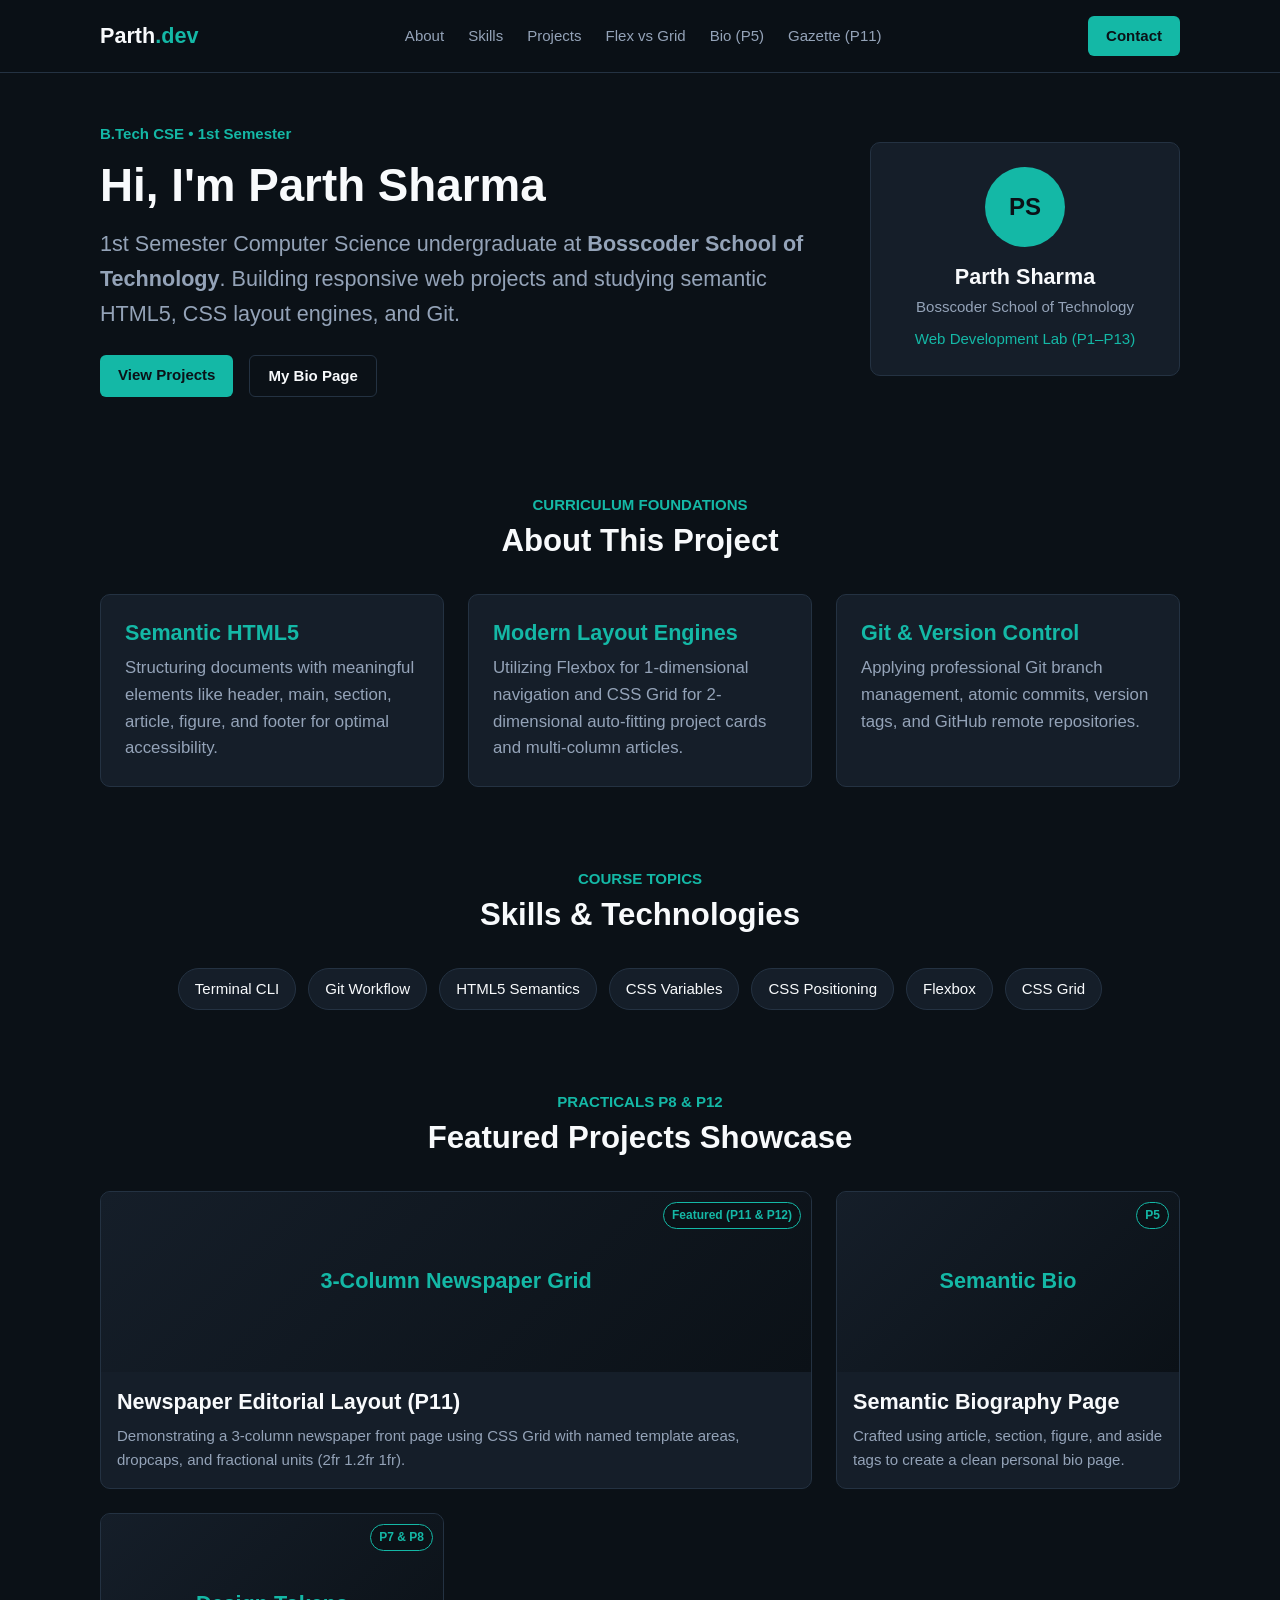
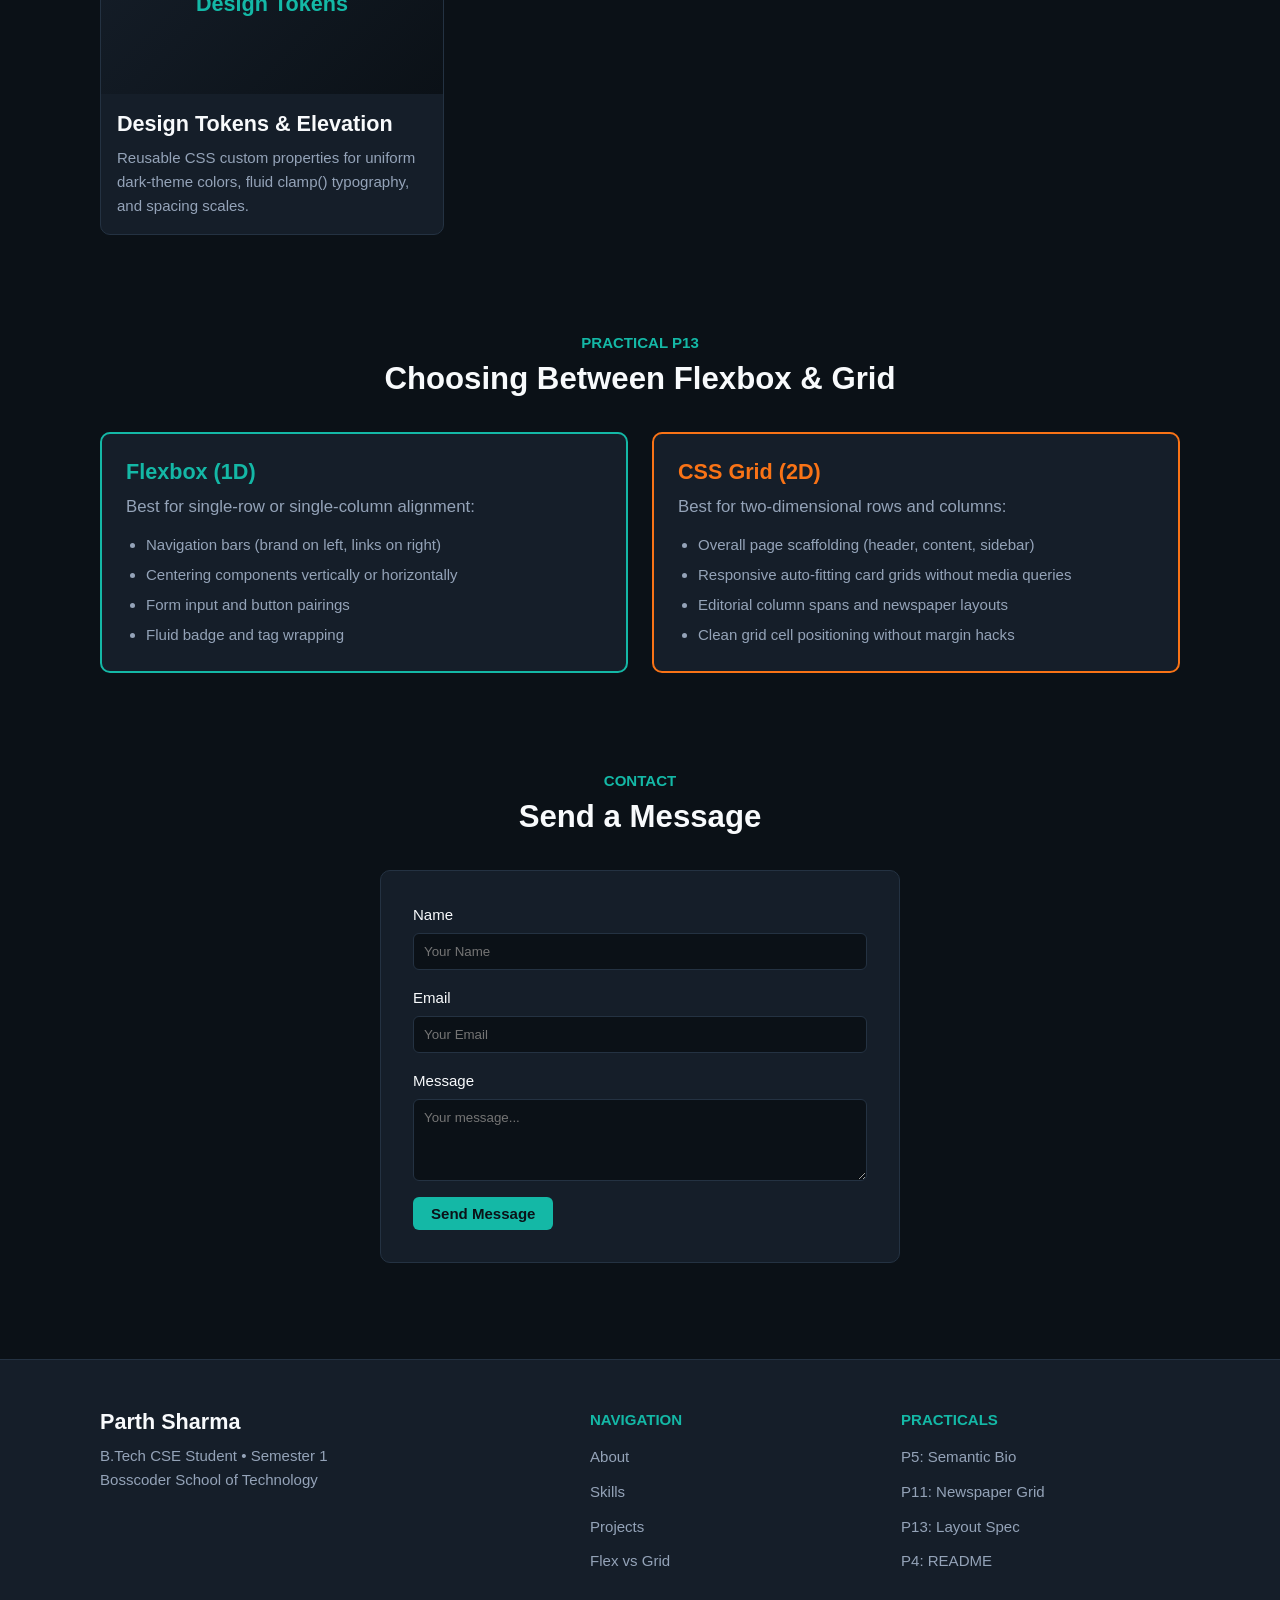
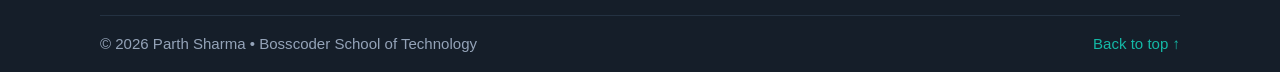
<file: index.html>
<!DOCTYPE html>
<html lang="en">
<head>
  <meta charset="UTF-8">
  <meta name="viewport" content="width=device-width, initial-scale=1.0">
  <title>Parth Sharma | Web Dev Portfolio (P1–P13)</title>
  
  <link rel="stylesheet" href="styles/tokens.css">
  <link rel="stylesheet" href="styles/base.css">
  <link rel="stylesheet" href="styles/layout.css">
  <link rel="stylesheet" href="styles/grid.css">
  
  <style>
    .section-title-box {
      text-align: center;
      margin-bottom: var(--space-xl);
    }
    .section-title-box h2 {
      color: var(--text-main);
    }
    .section-title-box p {
      color: var(--primary);
      font-size: var(--font-sm);
      text-transform: uppercase;
      font-weight: 600;
      margin-bottom: 4px;
    }
    .contact-card-form {
      max-width: 520px;
      margin: 0 auto;
      background: var(--surface);
      border: 1px solid var(--border-color);
      border-radius: var(--radius-md);
      padding: var(--space-xl);
      display: flex;
      flex-direction: column;
      gap: var(--space-md);
    }
    .form-group-item {
      display: flex;
      flex-direction: column;
      gap: 6px;
    }
    .form-group-item label {
      font-size: var(--font-sm);
      font-weight: 500;
    }
    .form-input-element {
      padding: 10px;
      background: var(--bg-dark);
      border: 1px solid var(--border-color);
      border-radius: var(--radius-sm);
      color: var(--text-main);
      font-family: inherit;
    }
    .form-input-element:focus {
      outline: none;
      border-color: var(--primary);
    }
  </style>
</head>
<body>

  <!-- P8 & P9 & P10: Sticky Header with Flexbox Navigation -->
  <header class="site-header">
    <div class="container navbar">
      <a href="index.html" class="brand-title">Parth<span>.dev</span></a>
      
      <nav>
        <ul class="nav-menu">
          <li><a href="#about">About</a></li>
          <li><a href="#skills">Skills</a></li>
          <li><a href="#projects">Projects</a></li>
          <li><a href="#compare">Flex vs Grid</a></li>
          <li><a href="bio.html">Bio (P5)</a></li>
          <li><a href="newspaper.html">Gazette (P11)</a></li>
        </ul>
      </nav>

      <a href="#contact" class="btn">Contact</a>
    </div>
  </header>

  <main class="container">

    <!-- Hero Section (P6, P9) -->
    <section class="hero-wrapper" id="hero">
      <div class="hero-content">
        <span style="color: var(--primary); font-weight: 600; font-size: var(--font-sm);">B.Tech CSE • 1st Semester</span>
        <h1 style="margin: var(--space-xs) 0 var(--space-sm);">Hi, I'm Parth Sharma</h1>
        <p style="font-size: var(--font-lg); margin-bottom: var(--space-lg);">
          1st Semester Computer Science undergraduate at <strong>Bosscoder School of Technology</strong>. Building responsive web projects and studying semantic HTML5, CSS layout engines, and Git.
        </p>
        <div style="display: flex; gap: var(--space-md);">
          <a href="#projects" class="btn">View Projects</a>
          <a href="bio.html" class="btn" style="background: transparent; border: 1px solid var(--border-color); color: var(--text-main);">My Bio Page</a>
        </div>
      </div>

      <div class="hero-profile-card">
        <div style="width: 80px; height: 80px; border-radius: var(--radius-round); background: var(--primary); margin: 0 auto var(--space-md); display: flex; align-items: center; justify-content: center; font-size: 1.5rem; font-weight: bold; color: #0b1117;">PS</div>
        <h3>Parth Sharma</h3>
        <p style="font-size: var(--font-sm); margin-top: 4px;">Bosscoder School of Technology</p>
        <p style="font-size: var(--font-sm); color: var(--primary); margin-top: var(--space-xs);">Web Development Lab (P1–P13)</p>
      </div>
    </section>

    <!-- About Section (P6) -->
    <section id="about" style="padding: var(--space-2xl) 0;">
      <div class="section-title-box">
        <p>Curriculum Foundations</p>
        <h2>About This Project</h2>
      </div>
      <div style="display: grid; grid-template-columns: repeat(auto-fit, minmax(280px, 1fr)); gap: var(--space-lg);">
        <div style="background: var(--surface); padding: var(--space-lg); border-radius: var(--radius-md); border: 1px solid var(--border-color);">
          <h3 style="color: var(--primary); margin-bottom: var(--space-xs);">Semantic HTML5</h3>
          <p>Structuring documents with meaningful elements like header, main, section, article, figure, and footer for optimal accessibility.</p>
        </div>
        <div style="background: var(--surface); padding: var(--space-lg); border-radius: var(--radius-md); border: 1px solid var(--border-color);">
          <h3 style="color: var(--primary); margin-bottom: var(--space-xs);">Modern Layout Engines</h3>
          <p>Utilizing Flexbox for 1-dimensional navigation and CSS Grid for 2-dimensional auto-fitting project cards and multi-column articles.</p>
        </div>
        <div style="background: var(--surface); padding: var(--space-lg); border-radius: var(--radius-md); border: 1px solid var(--border-color);">
          <h3 style="color: var(--primary); margin-bottom: var(--space-xs);">Git &amp; Version Control</h3>
          <p>Applying professional Git branch management, atomic commits, version tags, and GitHub remote repositories.</p>
        </div>
      </div>
    </section>

    <!-- Skills Section -->
    <section id="skills" style="padding: var(--space-xl) 0;">
      <div class="section-title-box">
        <p>Course Topics</p>
        <h2>Skills &amp; Technologies</h2>
      </div>
      <div style="display: flex; flex-wrap: wrap; gap: var(--space-sm); justify-content: center;">
        <span style="background: var(--surface); border: 1px solid var(--border-color); padding: 8px 16px; border-radius: var(--radius-round); font-size: var(--font-sm);">Terminal CLI</span>
        <span style="background: var(--surface); border: 1px solid var(--border-color); padding: 8px 16px; border-radius: var(--radius-round); font-size: var(--font-sm);">Git Workflow</span>
        <span style="background: var(--surface); border: 1px solid var(--border-color); padding: 8px 16px; border-radius: var(--radius-round); font-size: var(--font-sm);">HTML5 Semantics</span>
        <span style="background: var(--surface); border: 1px solid var(--border-color); padding: 8px 16px; border-radius: var(--radius-round); font-size: var(--font-sm);">CSS Variables</span>
        <span style="background: var(--surface); border: 1px solid var(--border-color); padding: 8px 16px; border-radius: var(--radius-round); font-size: var(--font-sm);">CSS Positioning</span>
        <span style="background: var(--surface); border: 1px solid var(--border-color); padding: 8px 16px; border-radius: var(--radius-round); font-size: var(--font-sm);">Flexbox</span>
        <span style="background: var(--surface); border: 1px solid var(--border-color); padding: 8px 16px; border-radius: var(--radius-round); font-size: var(--font-sm);">CSS Grid</span>
      </div>
    </section>

    <!-- Projects Grid Section (P8, P12) -->
    <section id="projects" style="padding: var(--space-2xl) 0;">
      <div class="section-title-box">
        <p>Practicals P8 &amp; P12</p>
        <h2>Featured Projects Showcase</h2>
      </div>

      <div class="portfolio-grid-layout">
        
        <!-- Featured Card: Spans 2 columns -->
        <article class="project-card-item span-two-cols">
          <div class="card-visual">
            <span class="corner-badge">Featured (P11 &amp; P12)</span>
            3-Column Newspaper Grid
            <div class="hover-reveal-overlay">
              <h4 style="color: white;">Newspaper Grid Layout</h4>
              <p style="color: var(--text-muted); font-size: var(--font-sm);">Built with grid-template-areas</p>
              <a href="newspaper.html" class="btn">View Live Demo</a>
            </div>
          </div>
          <div class="card-text-block">
            <h3>Newspaper Editorial Layout (P11)</h3>
            <p style="margin-top: var(--space-xs); font-size: var(--font-sm);">
              Demonstrating a 3-column newspaper front page using CSS Grid with named template areas, dropcaps, and fractional units (2fr 1.2fr 1fr).
            </p>
          </div>
        </article>

        <!-- Card 2 -->
        <article class="project-card-item">
          <div class="card-visual">
            <span class="corner-badge">P5</span>
            Semantic Bio
            <div class="hover-reveal-overlay">
              <h4 style="color: white;">Bio Page</h4>
              <p style="color: var(--text-muted); font-size: var(--font-sm);">Accessible semantic structure</p>
              <a href="bio.html" class="btn">View Bio Page</a>
            </div>
          </div>
          <div class="card-text-block">
            <h3>Semantic Biography Page</h3>
            <p style="margin-top: var(--space-xs); font-size: var(--font-sm);">
              Crafted using article, section, figure, and aside tags to create a clean personal bio page.
            </p>
          </div>
        </article>

        <!-- Card 3 -->
        <article class="project-card-item">
          <div class="card-visual">
            <span class="corner-badge">P7 &amp; P8</span>
            Design Tokens
            <div class="hover-reveal-overlay">
              <h4 style="color: white;">CSS Tokens</h4>
              <p style="color: var(--text-muted); font-size: var(--font-sm);">Colors and fluid typography</p>
              <a href="styles/tokens.css" class="btn">Inspect CSS</a>
            </div>
          </div>
          <div class="card-text-block">
            <h3>Design Tokens &amp; Elevation</h3>
            <p style="margin-top: var(--space-xs); font-size: var(--font-sm);">
              Reusable CSS custom properties for uniform dark-theme colors, fluid clamp() typography, and spacing scales.
            </p>
          </div>
        </article>

      </div>
    </section>

    <!-- Layout Comparison Section (P13) -->
    <section id="compare" style="padding: var(--space-2xl) 0;">
      <div class="section-title-box">
        <p>Practical P13</p>
        <h2>Choosing Between Flexbox &amp; Grid</h2>
      </div>

      <div style="display: grid; grid-template-columns: repeat(auto-fit, minmax(300px, 1fr)); gap: var(--space-lg);">
        <div style="background: var(--surface); border: 2px solid var(--primary); border-radius: var(--radius-md); padding: var(--space-lg);">
          <h3 style="color: var(--primary);">Flexbox (1D)</h3>
          <p style="margin: var(--space-xs) 0 var(--space-sm);">Best for single-row or single-column alignment:</p>
          <ul style="padding-left: 20px; font-size: var(--font-sm); color: var(--text-muted); display: flex; flex-direction: column; gap: 6px;">
            <li>Navigation bars (brand on left, links on right)</li>
            <li>Centering components vertically or horizontally</li>
            <li>Form input and button pairings</li>
            <li>Fluid badge and tag wrapping</li>
          </ul>
        </div>

        <div style="background: var(--surface); border: 2px solid var(--accent); border-radius: var(--radius-md); padding: var(--space-lg);">
          <h3 style="color: var(--accent);">CSS Grid (2D)</h3>
          <p style="margin: var(--space-xs) 0 var(--space-sm);">Best for two-dimensional rows and columns:</p>
          <ul style="padding-left: 20px; font-size: var(--font-sm); color: var(--text-muted); display: flex; flex-direction: column; gap: 6px;">
            <li>Overall page scaffolding (header, content, sidebar)</li>
            <li>Responsive auto-fitting card grids without media queries</li>
            <li>Editorial column spans and newspaper layouts</li>
            <li>Clean grid cell positioning without margin hacks</li>
          </ul>
        </div>
      </div>
    </section>

    <!-- Contact Form Section -->
    <section id="contact" style="padding: var(--space-2xl) 0;">
      <div class="section-title-box">
        <p>Contact</p>
        <h2>Send a Message</h2>
      </div>

      <form class="contact-card-form" action="#" method="POST" onsubmit="event.preventDefault(); alert('Message sent!');">
        <div class="form-group-item">
          <label for="name">Name</label>
          <input type="text" id="name" name="name" class="form-input-element" placeholder="Your Name" required>
        </div>
        <div class="form-group-item">
          <label for="email">Email</label>
          <input type="email" id="email" name="email" class="form-input-element" placeholder="Your Email" required>
        </div>
        <div class="form-group-item">
          <label for="msg">Message</label>
          <textarea id="msg" name="msg" class="form-input-element" rows="4" placeholder="Your message..." required></textarea>
        </div>
        <button type="submit" class="btn" style="align-self: flex-start;">Send Message</button>
      </form>
    </section>

  </main>

  <!-- P10: Multi-Column Flexbox Footer -->
  <footer class="site-footer">
    <div class="container">
      <div class="footer-nav-columns">
        <div class="footer-column-item" style="flex: 2 1 300px;">
          <h3 style="color: var(--text-main); margin-bottom: var(--space-xs);">Parth Sharma</h3>
          <p style="font-size: var(--font-sm);">B.Tech CSE Student • Semester 1<br>Bosscoder School of Technology</p>
        </div>
        <div class="footer-column-item">
          <h4>Navigation</h4>
          <ul>
            <li><a href="#about">About</a></li>
            <li><a href="#skills">Skills</a></li>
            <li><a href="#projects">Projects</a></li>
            <li><a href="#compare">Flex vs Grid</a></li>
          </ul>
        </div>
        <div class="footer-column-item">
          <h4>Practicals</h4>
          <ul>
            <li><a href="bio.html">P5: Semantic Bio</a></li>
            <li><a href="newspaper.html">P11: Newspaper Grid</a></li>
            <li><a href="LAYOUT-COMPARISON.md">P13: Layout Spec</a></li>
            <li><a href="README.md">P4: README</a></li>
          </ul>
        </div>
      </div>
      <div class="footer-bottom-bar">
        <p>&copy; 2026 Parth Sharma • Bosscoder School of Technology</p>
        <a href="#hero">Back to top ↑</a>
      </div>
    </div>
  </footer>

</body>
</html>
</file>
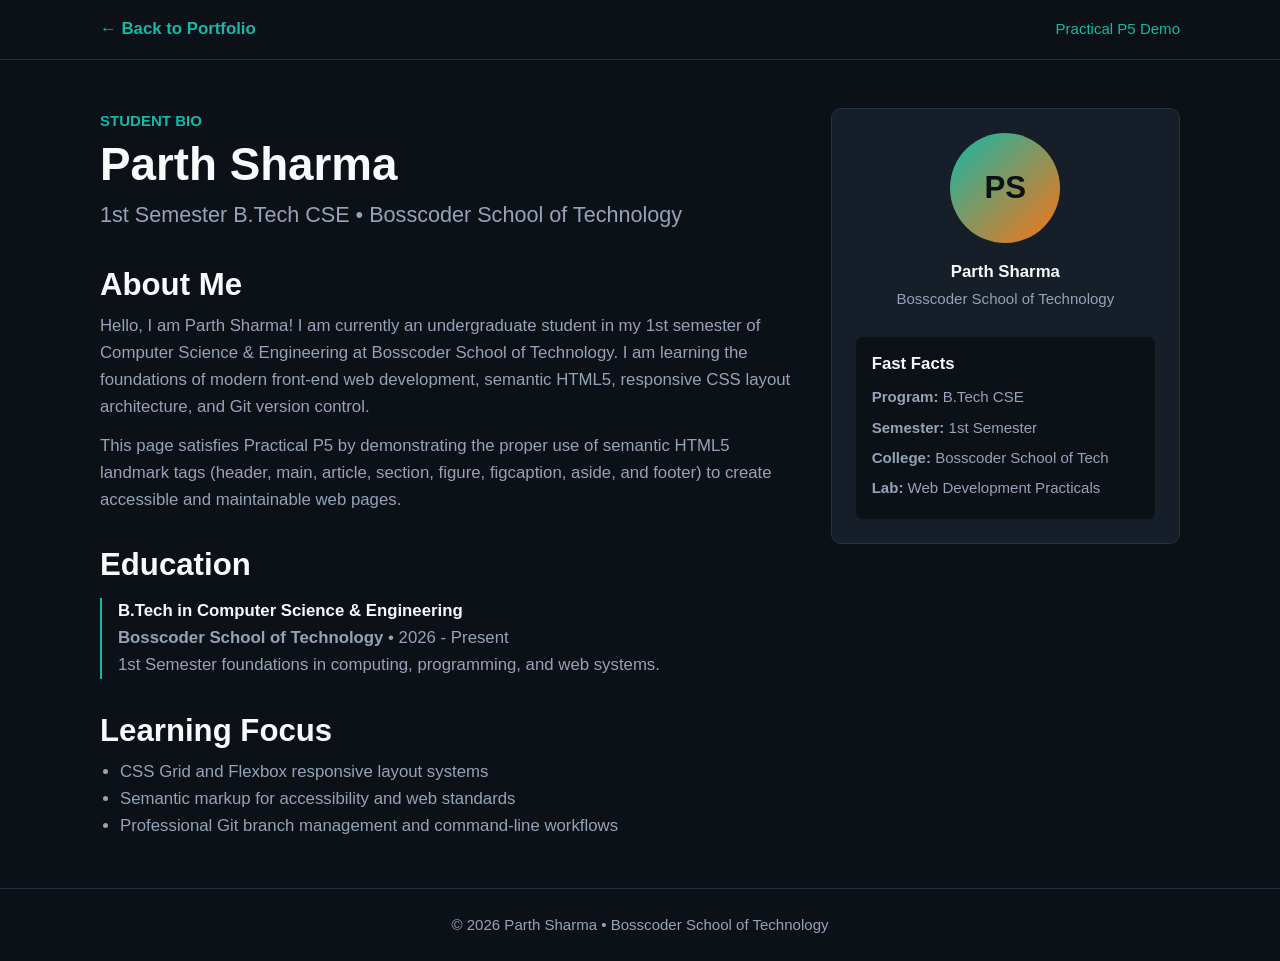
<file: bio.html>
<!DOCTYPE html>
<html lang="en">
<head>
  <meta charset="UTF-8">
  <meta name="viewport" content="width=device-width, initial-scale=1.0">
  <title>Parth Sharma | Semantic Bio (P5)</title>
  <link rel="stylesheet" href="styles/tokens.css">
  <link rel="stylesheet" href="styles/base.css">
  <style>
    .bio-container-grid {
      display: grid;
      grid-template-columns: 2fr 1fr;
      gap: var(--space-xl);
      margin-top: var(--space-2xl);
    }
    .profile-card {
      background: var(--surface);
      border: 1px solid var(--border-color);
      border-radius: var(--radius-md);
      padding: var(--space-lg);
      text-align: center;
    }
    .avatar-initials {
      width: 110px;
      height: 110px;
      margin: 0 auto var(--space-md);
      border-radius: var(--radius-round);
      background: linear-gradient(135deg, var(--primary), var(--accent));
      display: flex;
      align-items: center;
      justify-content: center;
      font-size: var(--font-xl);
      font-weight: bold;
      color: #0b1117;
    }
    .facts-box {
      background: var(--bg-dark);
      padding: var(--space-md);
      border-radius: var(--radius-sm);
      margin-top: var(--space-lg);
      text-align: left;
    }
    .facts-box ul {
      list-style-type: none;
      margin-top: var(--space-xs);
    }
    .facts-box li {
      padding: 3px 0;
      font-size: var(--font-sm);
      color: var(--text-muted);
    }
    .bio-header {
      padding: var(--space-md) 0;
      border-bottom: 1px solid var(--border-color);
    }
    .bio-footer {
      margin-top: var(--space-2xl);
      padding: var(--space-lg) 0;
      border-top: 1px solid var(--border-color);
      text-align: center;
      font-size: var(--font-sm);
      color: var(--text-muted);
    }
    @media (max-width: 768px) {
      .bio-container-grid {
        grid-template-columns: 1fr;
      }
    }
  </style>
</head>
<body>

  <!-- Semantic Header -->
  <header class="bio-header">
    <div class="container" style="display: flex; justify-content: space-between; align-items: center;">
      <a href="index.html" style="font-weight: bold;">← Back to Portfolio</a>
      <span style="color: var(--primary); font-size: var(--font-sm);">Practical P5 Demo</span>
    </div>
  </header>

  <!-- Semantic Main Landmark -->
  <main class="container">
    <div class="bio-container-grid">
      
      <!-- Article: Primary Narrative -->
      <article>
        <header>
          <span style="color: var(--primary); text-transform: uppercase; font-size: var(--font-sm); font-weight: bold;">Student Bio</span>
          <h1>Parth Sharma</h1>
          <p style="font-size: var(--font-lg); margin-top: 4px;">1st Semester B.Tech CSE • Bosscoder School of Technology</p>
        </header>

        <section style="margin-top: var(--space-xl);">
          <h2>About Me</h2>
          <p style="margin-top: var(--space-xs);">
            Hello, I am Parth Sharma! I am currently an undergraduate student in my 1st semester of Computer Science &amp; Engineering at Bosscoder School of Technology. I am learning the foundations of modern front-end web development, semantic HTML5, responsive CSS layout architecture, and Git version control.
          </p>
          <p style="margin-top: var(--space-sm);">
            This page satisfies Practical P5 by demonstrating the proper use of semantic HTML5 landmark tags (header, main, article, section, figure, figcaption, aside, and footer) to create accessible and maintainable web pages.
          </p>
        </section>

        <!-- Education -->
        <section style="margin-top: var(--space-xl);">
          <h2>Education</h2>
          <div style="margin-top: var(--space-sm); border-left: 2px solid var(--primary); padding-left: var(--space-md);">
            <h4>B.Tech in Computer Science &amp; Engineering</h4>
            <p><strong>Bosscoder School of Technology</strong> • 2026 - Present</p>
            <p>1st Semester foundations in computing, programming, and web systems.</p>
          </div>
        </section>

        <!-- Learning Goals -->
        <section style="margin-top: var(--space-xl);">
          <h2>Learning Focus</h2>
          <ul style="margin-top: var(--space-xs); padding-left: 20px; color: var(--text-muted);">
            <li>CSS Grid and Flexbox responsive layout systems</li>
            <li>Semantic markup for accessibility and web standards</li>
            <li>Professional Git branch management and command-line workflows</li>
          </ul>
        </section>
      </article>

      <!-- Aside: Info Card -->
      <aside>
        <div class="profile-card">
          <figure>
            <div class="avatar-initials">PS</div>
            <figcaption>
              <strong>Parth Sharma</strong><br>
              <span style="font-size: var(--font-sm); color: var(--text-muted);">Bosscoder School of Technology</span>
            </figcaption>
          </figure>

          <div class="facts-box">
            <h3 style="font-size: var(--font-base); color: var(--text-main);">Fast Facts</h3>
            <ul>
              <li><strong>Program:</strong> B.Tech CSE</li>
              <li><strong>Semester:</strong> 1st Semester</li>
              <li><strong>College:</strong> Bosscoder School of Tech</li>
              <li><strong>Lab:</strong> Web Development Practicals</li>
            </ul>
          </div>
        </div>
      </aside>

    </div>
  </main>

  <footer class="bio-footer">
    <div class="container">
      <p>&copy; 2026 Parth Sharma • Bosscoder School of Technology</p>
    </div>
  </footer>

</body>
</html>
</file>
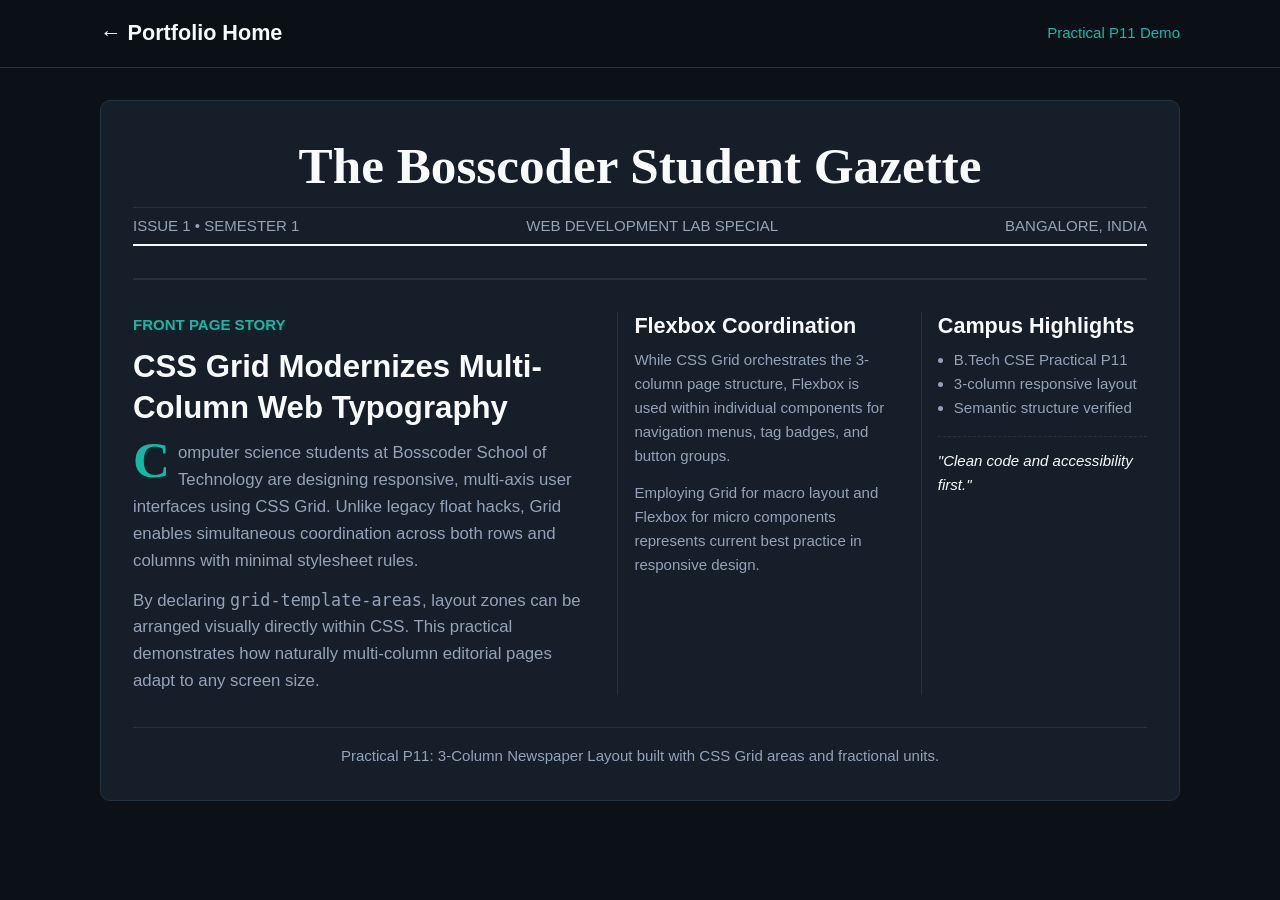
<file: newspaper.html>
<!DOCTYPE html>
<html lang="en">
<head>
  <meta charset="UTF-8">
  <meta name="viewport" content="width=device-width, initial-scale=1.0">
  <title>The Student Chronicle | CSS Grid 3-Column (P11)</title>
  <link rel="stylesheet" href="styles/tokens.css">
  <link rel="stylesheet" href="styles/base.css">
  <link rel="stylesheet" href="styles/layout.css">
  <link rel="stylesheet" href="styles/grid.css">
  <style>
    .masthead-title {
      font-family: var(--font-serif);
      font-size: clamp(2.2rem, 4vw, 3.6rem);
      margin-bottom: var(--space-xs);
    }
    .date-meta-bar {
      display: flex;
      justify-content: space-between;
      border-top: 1px solid var(--border-color);
      border-bottom: 2px solid var(--text-main);
      padding: 6px 0;
      font-size: var(--font-sm);
      color: var(--text-muted);
      margin-bottom: var(--space-md);
      text-transform: uppercase;
    }
    .initial-dropcap::first-letter {
      font-family: var(--font-serif);
      float: left;
      font-size: 3.2rem;
      line-height: 0.8;
      padding-right: 8px;
      color: var(--primary);
      font-weight: bold;
    }
  </style>
</head>
<body>

  <header class="site-header">
    <div class="container navbar">
      <a href="index.html" class="brand-title">← Portfolio Home</a>
      <span style="color: var(--primary); font-size: var(--font-sm);">Practical P11 Demo</span>
    </div>
  </header>

  <main class="container">
    
    <!-- 3-Column Newspaper CSS Grid -->
    <div class="newspaper-grid-system">
      
      <!-- Masthead -->
      <div class="banner-masthead">
        <h1 class="masthead-title">The Bosscoder Student Gazette</h1>
        <div class="date-meta-bar">
          <span>Issue 1 • Semester 1</span>
          <span>Web Development Lab Special</span>
          <span>Bangalore, India</span>
        </div>
      </div>

      <!-- Lead Column (2fr) -->
      <section class="main-lead-story">
        <article>
          <span style="color: var(--primary); font-weight: 600; font-size: var(--font-sm); text-transform: uppercase;">Front Page Story</span>
          <h2 style="margin: var(--space-xs) 0 var(--space-sm);">CSS Grid Modernizes Multi-Column Web Typography</h2>
          <p class="initial-dropcap">
            Computer science students at Bosscoder School of Technology are designing responsive, multi-axis user interfaces using CSS Grid. Unlike legacy float hacks, Grid enables simultaneous coordination across both rows and columns with minimal stylesheet rules.
          </p>
          <p style="margin-top: var(--space-sm);">
            By declaring <code>grid-template-areas</code>, layout zones can be arranged visually directly within CSS. This practical demonstrates how naturally multi-column editorial pages adapt to any screen size.
          </p>
        </article>
      </section>

      <!-- Second Column (1.2fr) -->
      <section class="secondary-story-col">
        <article>
          <h3>Flexbox Coordination</h3>
          <p style="margin-top: var(--space-xs); font-size: var(--font-sm);">
            While CSS Grid orchestrates the 3-column page structure, Flexbox is used within individual components for navigation menus, tag badges, and button groups.
          </p>
          <p style="margin-top: var(--space-sm); font-size: var(--font-sm);">
            Employing Grid for macro layout and Flexbox for micro components represents current best practice in responsive design.
          </p>
        </article>
      </section>

      <!-- Third Column (1fr) -->
      <aside class="tertiary-story-col">
        <h3>Campus Highlights</h3>
        <ul style="margin-top: var(--space-xs); padding-left: 16px; font-size: var(--font-sm); color: var(--text-muted);">
          <li>B.Tech CSE Practical P11</li>
          <li>3-column responsive layout</li>
          <li>Semantic structure verified</li>
        </ul>
        <div style="margin-top: var(--space-md); padding-top: var(--space-sm); border-top: 1px dashed var(--border-color); font-size: var(--font-sm); font-style: italic;">
          "Clean code and accessibility first."
        </div>
      </aside>

      <!-- Grid Footer -->
      <div class="editorial-footer-bar">
        Practical P11: 3-Column Newspaper Layout built with CSS Grid areas and fractional units.
      </div>

    </div>

  </main>

</body>
</html>
</file>
<file: styles/tokens.css>
/* Practical P7: Design Tokens & Typography Scale */

:root {
  /* Color Palette - Teal & Sunset Tangerine Theme */
  --primary: #14b8a6;
  --primary-hover: #0d9488;
  --accent: #f97316;
  --accent-light: #fb923c;
  --bg-dark: #0b1117;
  --surface: #151e29;
  --surface-hover: #1e2b3a;
  --text-main: #f8fafc;
  --text-muted: #94a3b8;
  --border-color: #243242;

  /* Typography */
  --font-main: -apple-system, BlinkMacSystemFont, "Segoe UI", Roboto, sans-serif;
  --font-serif: "Georgia", serif;

  /* Fluid Font Sizes */
  --font-sm: clamp(0.85rem, 0.82rem + 0.15vw, 0.95rem);
  --font-base: clamp(1rem, 0.96rem + 0.2vw, 1.05rem);
  --font-lg: clamp(1.2rem, 1.15rem + 0.35vw, 1.35rem);
  --font-xl: clamp(1.5rem, 1.35rem + 0.75vw, 2rem);
  --font-hero: clamp(2.1rem, 1.9rem + 1.2vw, 2.9rem);

  /* Spacing Scale */
  --space-xs: 0.5rem;
  --space-sm: 0.75rem;
  --space-md: 1rem;
  --space-lg: 1.5rem;
  --space-xl: 2rem;
  --space-2xl: 3rem;

  /* Radius & Shadows */
  --radius-sm: 6px;
  --radius-md: 10px;
  --radius-round: 9999px;
  --shadow: 0 4px 16px rgba(0, 0, 0, 0.4);
}
</file>
<file: styles/base.css>
/* Base Styles and CSS Resets */

*, *::before, *::after {
  box-sizing: border-box;
  margin: 0;
  padding: 0;
}

body {
  font-family: var(--font-main);
  font-size: var(--font-base);
  color: var(--text-main);
  background-color: var(--bg-dark);
  line-height: 1.6;
}

a {
  color: var(--primary);
  text-decoration: none;
}

a:hover {
  color: var(--accent-light);
  text-decoration: underline;
}

.container {
  width: 90%;
  max-width: 1080px;
  margin: 0 auto;
}

h1, h2, h3 {
  line-height: 1.3;
}

h1 { font-size: var(--font-hero); }
h2 { font-size: var(--font-xl); }
h3 { font-size: var(--font-lg); }

p {
  color: var(--text-muted);
}
</file>
<file: styles/layout.css>
/* Practical P8, P9, P10: CSS Positioning and Flexbox */

/* --- Sticky Navigation (P8 & P9) --- */
.site-header {
  position: sticky;
  top: 0;
  z-index: 100;
  background-color: rgba(11, 17, 23, 0.92);
  backdrop-filter: blur(10px);
  border-bottom: 1px solid var(--border-color);
}

.navbar {
  display: flex;
  justify-content: space-between;
  align-items: center;
  padding: var(--space-md) 0;
}

.brand-title {
  font-weight: 700;
  font-size: var(--font-lg);
  color: var(--text-main);
  text-decoration: none;
}

.brand-title span {
  color: var(--primary);
}

.nav-menu {
  display: flex;
  gap: var(--space-lg);
  list-style: none;
}

.nav-menu a {
  color: var(--text-muted);
  font-size: var(--font-sm);
  transition: color 0.2s ease;
}

.nav-menu a:hover {
  color: var(--primary);
  text-decoration: none;
}

/* Button style */
.btn {
  display: inline-block;
  padding: 8px 18px;
  border-radius: var(--radius-sm);
  background-color: var(--primary);
  color: #0b1117;
  font-size: var(--font-sm);
  font-weight: 600;
  border: none;
  cursor: pointer;
  text-decoration: none;
  transition: background-color 0.2s ease;
}

.btn:hover {
  background-color: var(--primary-hover);
  text-decoration: none;
  color: white;
}

/* --- Hero Section (Flexbox) --- */
.hero-wrapper {
  padding: var(--space-2xl) 0;
  display: flex;
  align-items: center;
  justify-content: space-between;
  gap: var(--space-xl);
}

.hero-content {
  flex: 1;
}

.hero-profile-card {
  flex: 0 0 310px;
  background: var(--surface);
  border: 1px solid var(--border-color);
  border-radius: var(--radius-md);
  padding: var(--space-lg);
  text-align: center;
}

/* --- Card Overlay with CSS Positioning (P8) --- */
.project-card-item {
  position: relative; /* parent reference */
  background: var(--surface);
  border: 1px solid var(--border-color);
  border-radius: var(--radius-md);
  overflow: hidden;
  display: flex;
  flex-direction: column;
  transition: transform 0.2s ease;
}

.project-card-item:hover {
  transform: translateY(-4px);
}

.card-visual {
  position: relative;
  height: 180px;
  background: linear-gradient(135deg, #151e29, #0b1117);
  display: flex;
  align-items: center;
  justify-content: center;
  font-weight: 600;
  font-size: var(--font-lg);
  color: var(--primary);
}

/* Absolute Floating Badge */
.corner-badge {
  position: absolute;
  top: 10px;
  right: 10px;
  background: var(--bg-dark);
  color: var(--primary);
  border: 1px solid var(--primary);
  padding: 3px 8px;
  border-radius: var(--radius-round);
  font-size: 0.75rem;
}

/* Absolute Card Overlay on Hover */
.hover-reveal-overlay {
  position: absolute;
  inset: 0;
  background: rgba(11, 17, 23, 0.94);
  display: flex;
  flex-direction: column;
  align-items: center;
  justify-content: center;
  gap: var(--space-sm);
  opacity: 0;
  transition: opacity 0.25s ease;
}

.project-card-item:hover .hover-reveal-overlay {
  opacity: 1;
}

.card-text-block {
  padding: var(--space-md);
  flex-grow: 1;
}

/* --- Multi-Column Flexbox Footer (P10) --- */
.site-footer {
  margin-top: var(--space-2xl);
  border-top: 1px solid var(--border-color);
  background: var(--surface);
  padding: var(--space-2xl) 0 var(--space-md);
}

.footer-nav-columns {
  display: flex;
  flex-wrap: wrap;
  justify-content: space-between;
  gap: var(--space-xl);
  padding-bottom: var(--space-xl);
  border-bottom: 1px solid var(--border-color);
}

.footer-column-item {
  flex: 1 1 200px;
}

.footer-column-item h4 {
  font-size: var(--font-sm);
  text-transform: uppercase;
  margin-bottom: var(--space-sm);
  color: var(--primary);
}

.footer-column-item ul {
  list-style: none;
}

.footer-column-item li {
  margin-bottom: var(--space-xs);
}

.footer-column-item a {
  color: var(--text-muted);
  font-size: var(--font-sm);
}

.footer-bottom-bar {
  display: flex;
  justify-content: space-between;
  padding-top: var(--space-md);
  font-size: var(--font-sm);
  color: var(--text-muted);
}

@media (max-width: 768px) {
  .hero-wrapper {
    flex-direction: column;
    text-align: center;
  }
  .navbar {
    flex-direction: column;
    gap: var(--space-sm);
  }
  .nav-menu {
    gap: var(--space-md);
  }
}
</file>
<file: styles/grid.css>
/* Practical P11 & P12: CSS Grid Layouts */

/* --- Advanced Projects Grid (P12) --- */
.portfolio-grid-layout {
  display: grid;
  grid-template-columns: repeat(auto-fit, minmax(280px, 1fr));
  gap: var(--space-lg);
  margin-top: var(--space-lg);
}

/* Featured card spanning 2 columns */
@media (min-width: 850px) {
  .project-card-item.span-two-cols {
    grid-column: span 2;
  }
}

/* --- Newspaper 3-Column Editorial Grid (P11) --- */
.newspaper-grid-system {
  display: grid;
  grid-template-columns: 2fr 1.2fr 1fr;
  grid-template-areas:
    "header-banner header-banner header-banner"
    "primary-story story-center  story-right"
    "footer-bar    footer-bar    footer-bar";
  gap: var(--space-xl);
  margin: var(--space-xl) 0;
  background: var(--surface);
  border: 1px solid var(--border-color);
  padding: var(--space-xl);
  border-radius: var(--radius-md);
}

.banner-masthead {
  grid-area: header-banner;
  border-bottom: 2px solid var(--border-color);
  padding-bottom: var(--space-md);
  text-align: center;
}

.main-lead-story {
  grid-area: primary-story;
}

.secondary-story-col {
  grid-area: story-center;
  border-left: 1px solid var(--border-color);
  padding-left: var(--space-md);
}

.tertiary-story-col {
  grid-area: story-right;
  border-left: 1px solid var(--border-color);
  padding-left: var(--space-md);
}

.editorial-footer-bar {
  grid-area: footer-bar;
  border-top: 1px solid var(--border-color);
  padding-top: var(--space-md);
  text-align: center;
  font-size: var(--font-sm);
  color: var(--text-muted);
}

@media (max-width: 800px) {
  .newspaper-grid-system {
    grid-template-columns: 1fr;
    grid-template-areas:
      "header-banner"
      "primary-story"
      "story-center"
      "story-right"
      "footer-bar";
  }
  .secondary-story-col, .tertiary-story-col {
    border-left: none;
    padding-left: 0;
  }
}
</file>
